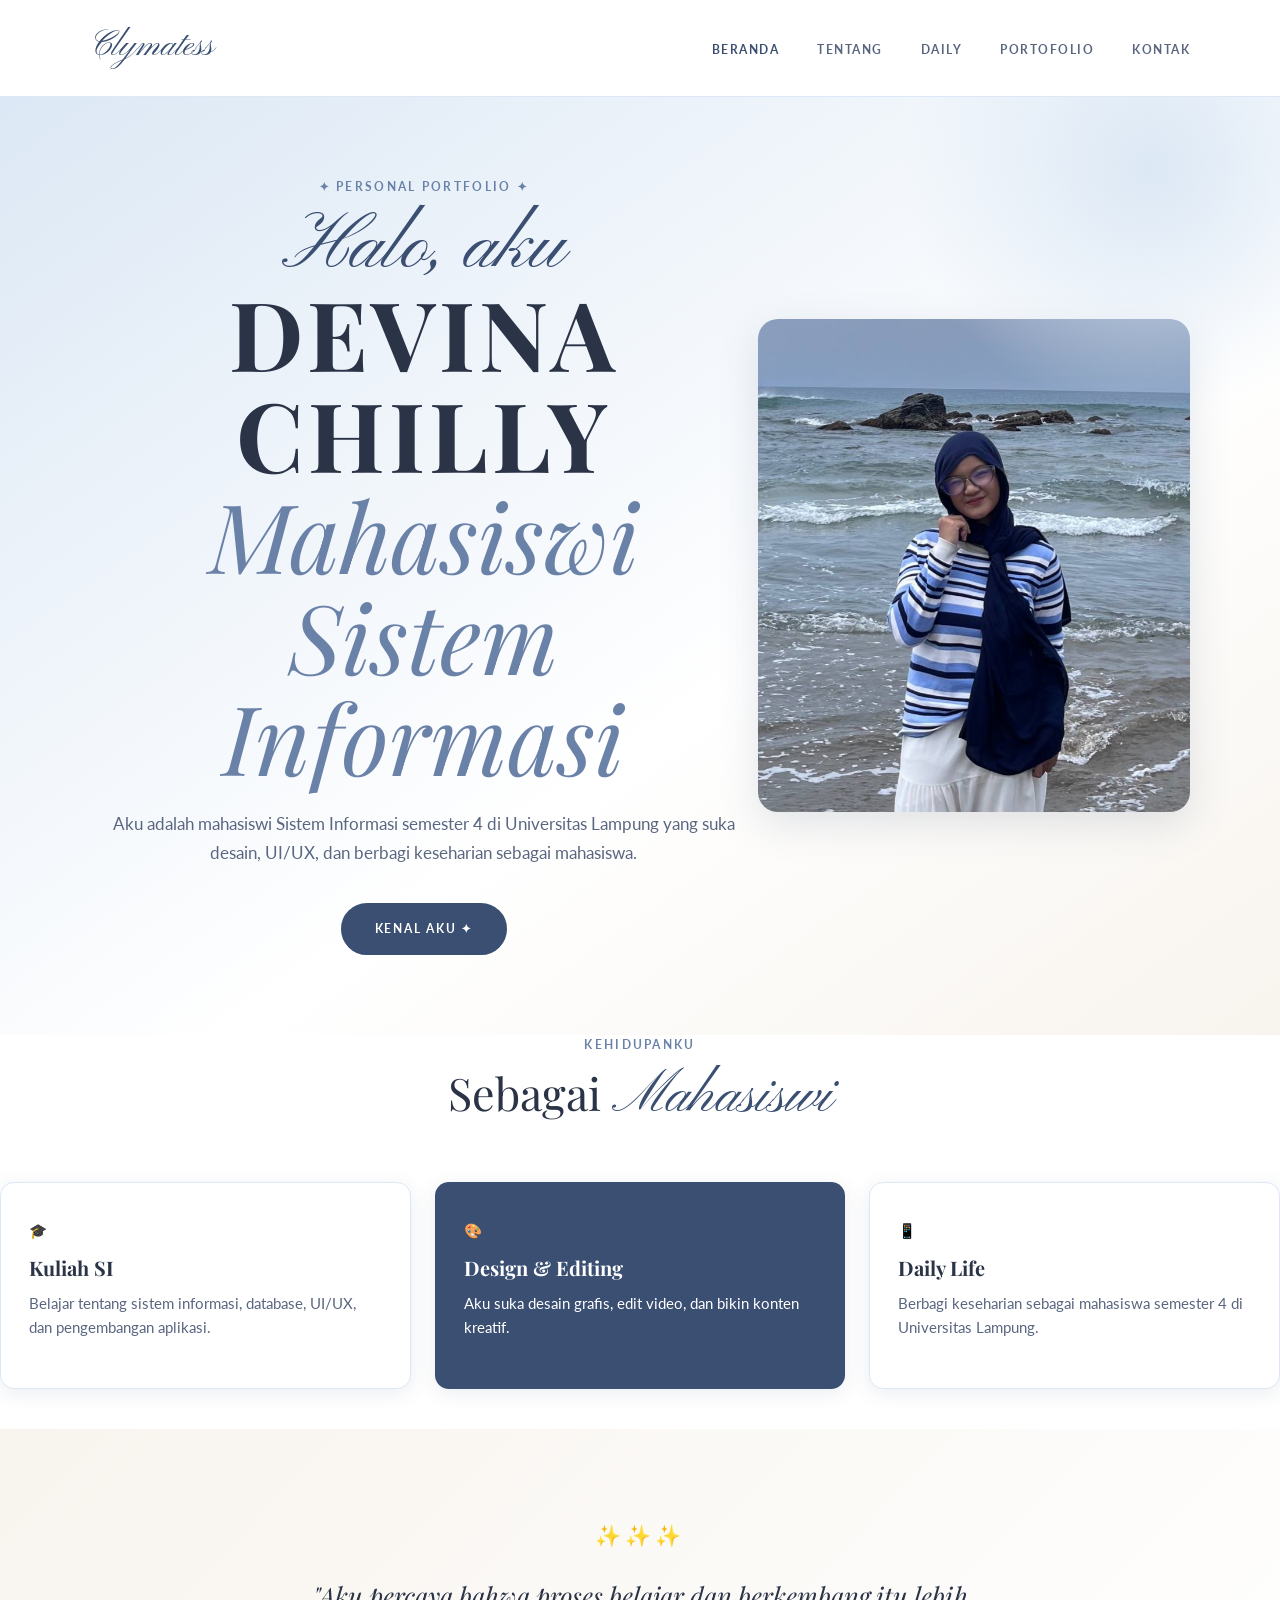
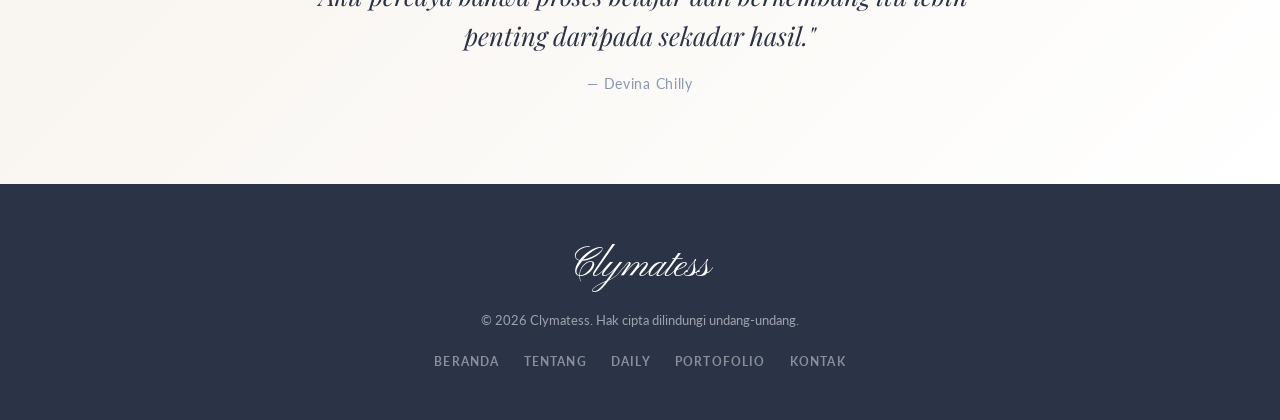
<file: index.html>
<!DOCTYPE html>
<html lang="id">
<head>
  <meta charset="UTF-8" />
  <meta name="viewport" content="width=device-width, initial-scale=1.0"/>
  <title>Beranda - Chilly Portofolio</title>
  <link rel="stylesheet" href="style.css" />
  <link href="https://fonts.googleapis.com/css2?family=Playfair+Display:ital,wght@0,400;0,700;1,400&family=Lato:wght@300;400;700&family=Pinyon+Script&display=swap" rel="stylesheet"/>
</head>
<body>

  <nav class="navbar">
    <div class="nav-logo"><span class="script">Clymatess</span></div>
    <ul class="nav-links">
      <li><a href="index.html" class="active">Beranda</a></li>
      <li><a href="about.html">Tentang</a></li>
      <li><a href="services.html">Daily</a></li>
      <li><a href="portfolio.html">Portofolio</a></li>
      <li><a href="contact.html">Kontak</a></li>
    </ul>
  </nav>

 <section class="hero">
  <div class="hero-inner">
    <p class="eyebrow">✦ Personal Portfolio ✦</p>

    <h1 class="hero-title">
      <span class="script">Halo, aku</span>
      <span class="block-title">DEVINA CHILLY</span>
      <em>Mahasiswi Sistem Informasi</em>
    </h1>

    <p class="hero-sub">
      Aku adalah mahasiswi Sistem Informasi semester 4 di Universitas Lampung 
      yang suka desain, UI/UX, dan berbagi keseharian sebagai mahasiswa.
    </p>

    <a href="about.html" class="btn-main">Kenal Aku ✦</a>
  </div>

  <div class="hero-photo">
    <img src="fotoku2.jpg" alt="Foto Devina">
  </div>
</section>

  <section class="services-home">
  <div class="section-header">
    <p class="eyebrow">Kehidupanku</p>
    <h2 class="section-title">Sebagai <span class="script">Mahasiswi</span></h2>
  </div>

  <div class="services-grid">
    <div class="service-card">
      <p class="service-icon">🎓</p>
      <h3>Kuliah SI</h3>
      <p>Belajar tentang sistem informasi, database, UI/UX, dan pengembangan aplikasi.</p>
    </div>

    <div class="service-card featured">
      <p class="service-icon">🎨</p>
      <h3>Design & Editing</h3>
      <p>Aku suka desain grafis, edit video, dan bikin konten kreatif.</p>
    </div>

    <div class="service-card">
      <p class="service-icon">📱</p>
      <h3>Daily Life</h3>
      <p>Berbagi keseharian sebagai mahasiswa semester 4 di Universitas Lampung.</p>
    </div>
  </div>
</section>

 <section class="testi-home">
  <p class="stars">✨✨✨</p>
  <blockquote>
    "Aku percaya bahwa proses belajar dan berkembang itu lebih penting daripada sekadar hasil."
  </blockquote>
  <p class="testi-author">— Devina Chilly</p>
</section>

  <footer class="footer">
    <div class="footer-logo"><span class="script">Clymatess</span></div>
    <p class="footer-copy">© 2026 Clymatess. Hak cipta dilindungi undang-undang.</p>
    <div class="footer-links">
      <a href="index.html">Beranda</a>
      <a href="about.html">Tentang</a>
      <a href="services.html">Daily</a>
      <a href="portfolio.html">Portofolio</a>
      <a href="contact.html">Kontak</a>
    </div>
  </footer>

</body>
</html>
</file>
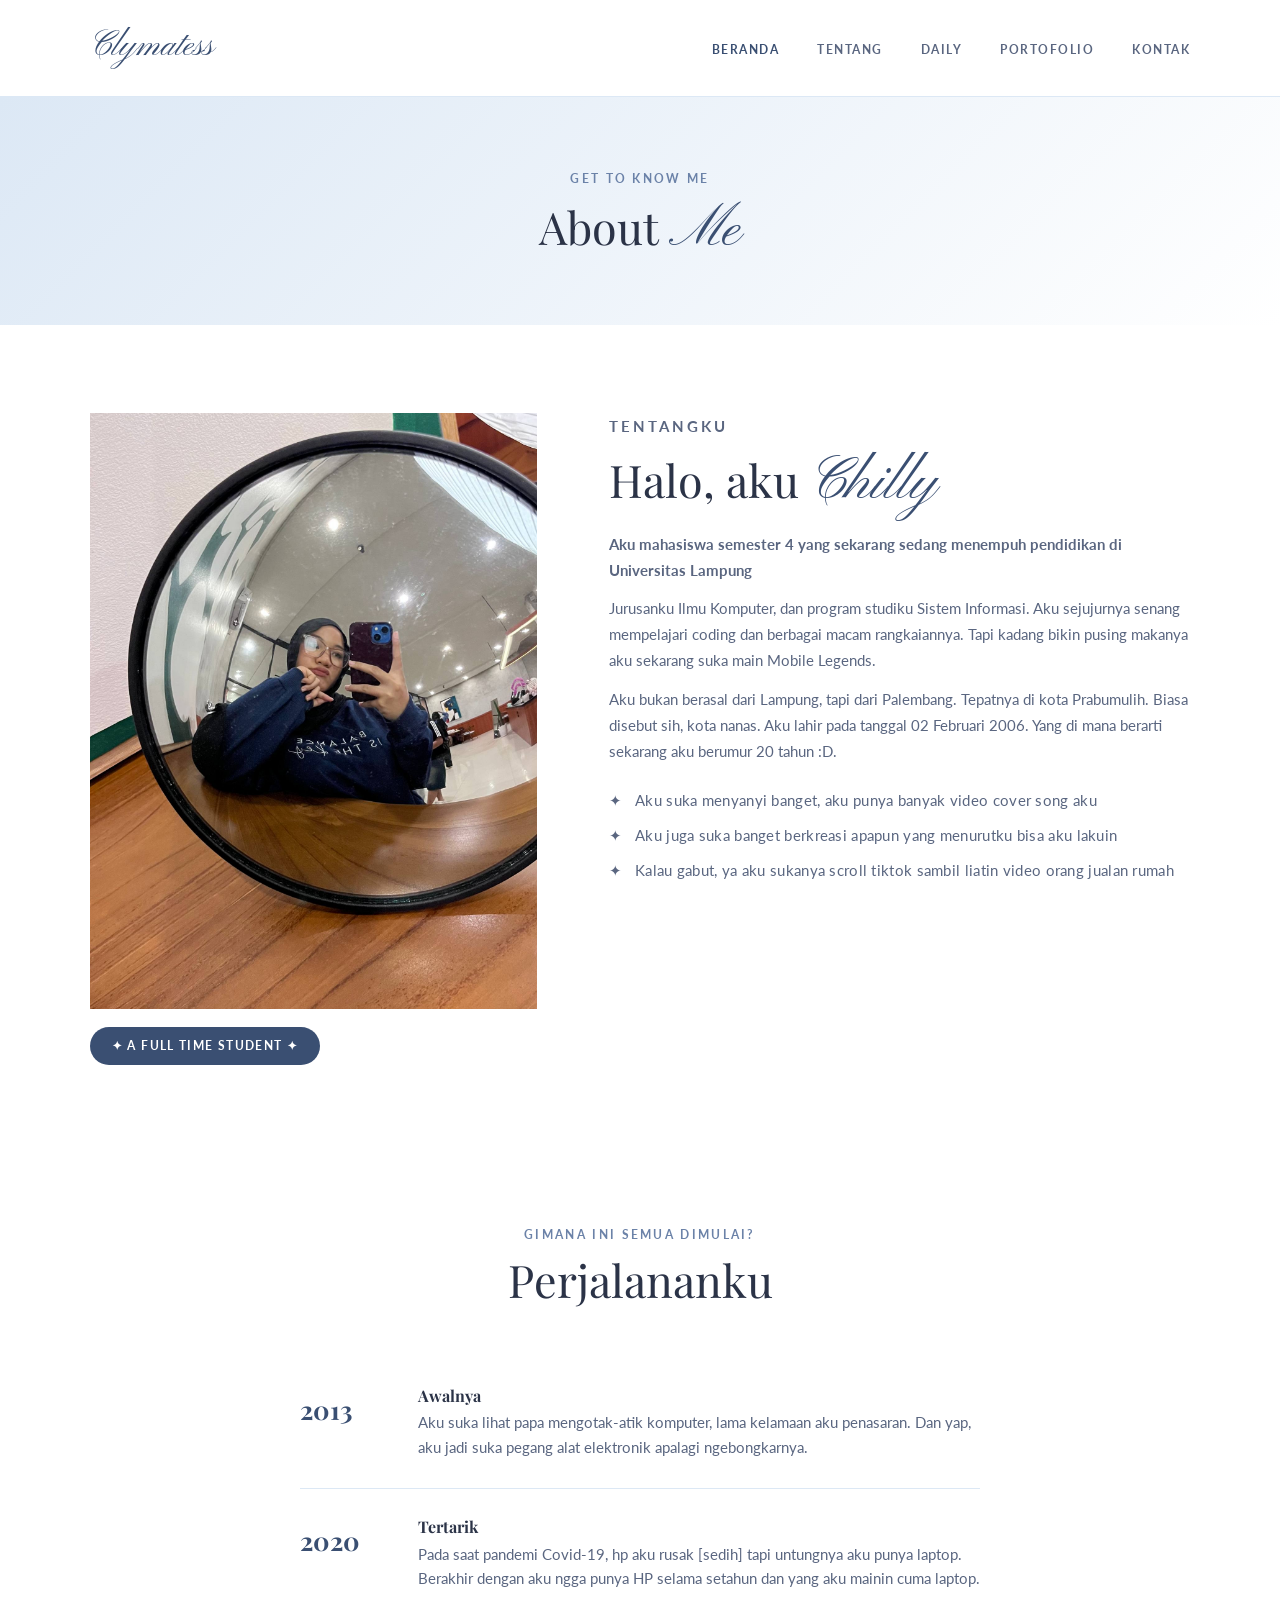
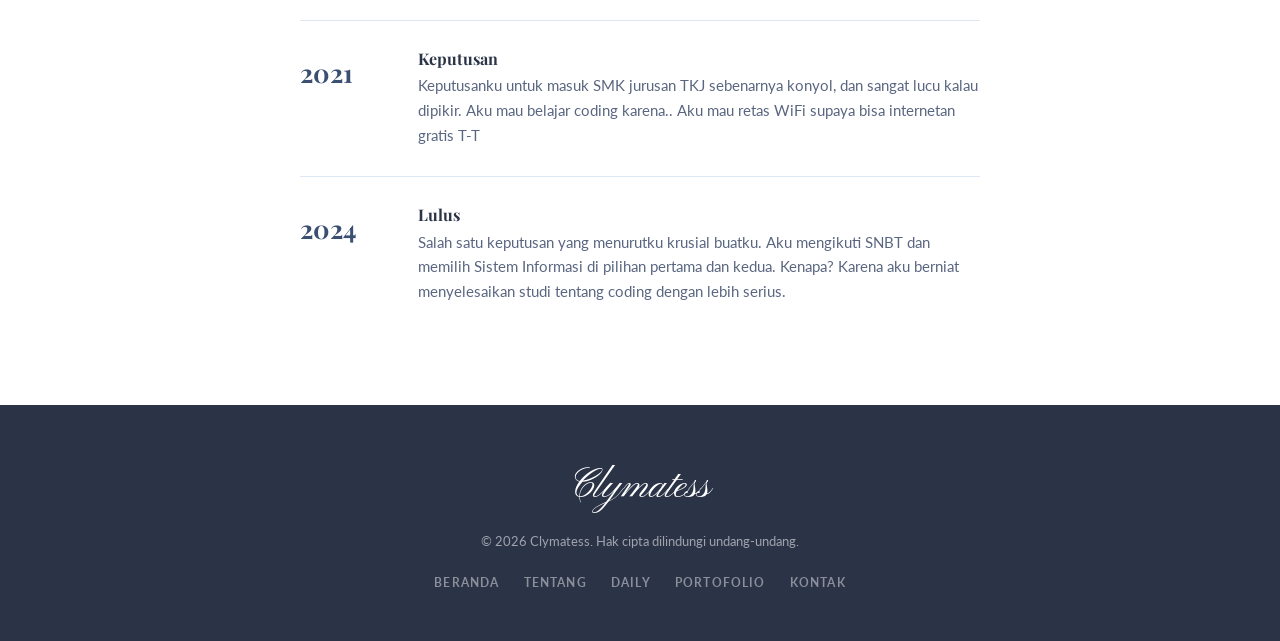
<file: about.html>
<!DOCTYPE html>
<html lang="id">
<head>
  <meta charset="UTF-8" />
  <meta name="viewport" content="width=device-width, initial-scale=1.0"/>
  <title>About - Chilly Portfolio</title>
  <link rel="stylesheet" href="style.css" />
  <link href="https://fonts.googleapis.com/css2?family=Playfair+Display:ital,wght@0,400;0,700;1,400&family=Lato:wght@300;400;700&family=Pinyon+Script&display=swap" rel="stylesheet"/>
</head>
<body>

  <nav class="navbar">
    <div class="nav-logo"><span class="script">Clymatess</span></div>
    <ul class="nav-links">
      <li><a href="index.html" class="active">Beranda</a></li>
      <li><a href="about.html">Tentang</a></li>
      <li><a href="services.html">Daily</a></li>
      <li><a href="portfolio.html">Portofolio</a></li>
      <li><a href="contact.html">Kontak</a></li>
    </ul>
  </nav>

  <section class="page-hero">
    <p class="eyebrow">Get to know me</p>
    <h1 class="section-title">About <span class="script">Me</span></h1>
  </section>

  <section class="about-main">
    <div class="about-photo">
      <div class="img-block tall">
        <img src="fotoku1.jpg"alt="Foto Chilly" style="width: 100%; height: 100%; object-fit: cover;">
      </div>
      <div class="about-badge">✦ A full time student ✦</div>
    </div>
    <div class="about-content">
      <p class="eyebrow">Tentangku</p>
      <h2 class="section-title">Halo, aku <span class="script">Chilly</span></h2>
      <p class="lead">Aku mahasiswa semester 4 yang sekarang sedang menempuh pendidikan di Universitas Lampung</p>
      <p>Jurusanku Ilmu Komputer, dan program studiku Sistem Informasi. Aku sejujurnya senang mempelajari coding dan berbagai macam rangkaiannya. Tapi kadang bikin pusing makanya aku sekarang suka main Mobile Legends.</p>
      <p>Aku bukan berasal dari Lampung, tapi dari Palembang. Tepatnya di kota Prabumulih. Biasa disebut sih, kota nanas. Aku lahir pada tanggal 02 Februari 2006. Yang di mana berarti sekarang aku berumur 20 tahun :D.</p>

      <div class="values-list">
        <div class="value-item">✦ &nbsp; Aku suka menyanyi banget, aku punya banyak video cover song aku</div>
        <div class="value-item">✦ &nbsp; Aku juga suka banget berkreasi apapun yang menurutku bisa aku lakuin</div>
        <div class="value-item">✦ &nbsp; Kalau gabut, ya aku sukanya scroll tiktok sambil liatin video orang jualan rumah</div>
      </div>
      </div>
</section>

  <section class="journey-section">
    <div class="section-header">
      <p class="eyebrow">Gimana ini semua dimulai?</p>
      <h2 class="section-title">Perjalananku</span></h2>
    </div>
    <div class="timeline">
      <div class="timeline-item">
        <div class="timeline-year">2013</div>
        <div class="timeline-content">
          <h3>Awalnya</h3>
          <p>Aku suka lihat papa mengotak-atik komputer, lama kelamaan aku penasaran. Dan yap, aku jadi suka pegang alat elektronik apalagi ngebongkarnya.</p>
        </div>
      </div>
      <div class="timeline-item">
        <div class="timeline-year">2020</div>
        <div class="timeline-content">
          <h3>Tertarik</h3>
          <p>Pada saat pandemi Covid-19, hp aku rusak [sedih] tapi untungnya aku punya laptop. Berakhir dengan aku ngga punya HP selama setahun dan yang aku mainin cuma laptop.</p>
        </div>
      </div>
      <div class="timeline-item">
        <div class="timeline-year">2021</div>
        <div class="timeline-content">
          <h3>Keputusan</h3>
          <p>Keputusanku untuk masuk SMK jurusan TKJ sebenarnya konyol, dan sangat lucu kalau dipikir. Aku mau belajar coding karena.. Aku mau retas WiFi supaya bisa internetan gratis T-T</p>
        </div>
      </div>
      <div class="timeline-item">
        <div class="timeline-year">2024</div>
        <div class="timeline-content">
          <h3>Lulus</h3>
          <p>Salah satu keputusan yang menurutku krusial buatku. Aku mengikuti SNBT dan memilih Sistem Informasi di pilihan pertama dan kedua. Kenapa? Karena aku berniat menyelesaikan studi tentang coding dengan lebih serius.</p>
        </div>
      </div>
    </div>
  </section>

  <footer class="footer">
    <div class="footer-logo"><span class="script">Clymatess</span></div>
    <p class="footer-copy">© 2026 Clymatess. Hak cipta dilindungi undang-undang.</p>
    <div class="footer-links">
      <a href="index.html">Beranda</a>
      <a href="about.html">Tentang</a>
      <a href="services.html">Daily</a>
      <a href="portfolio.html">Portofolio</a>
      <a href="contact.html">Kontak</a>
    </div>
  </footer>

</body>
</html>
</file>
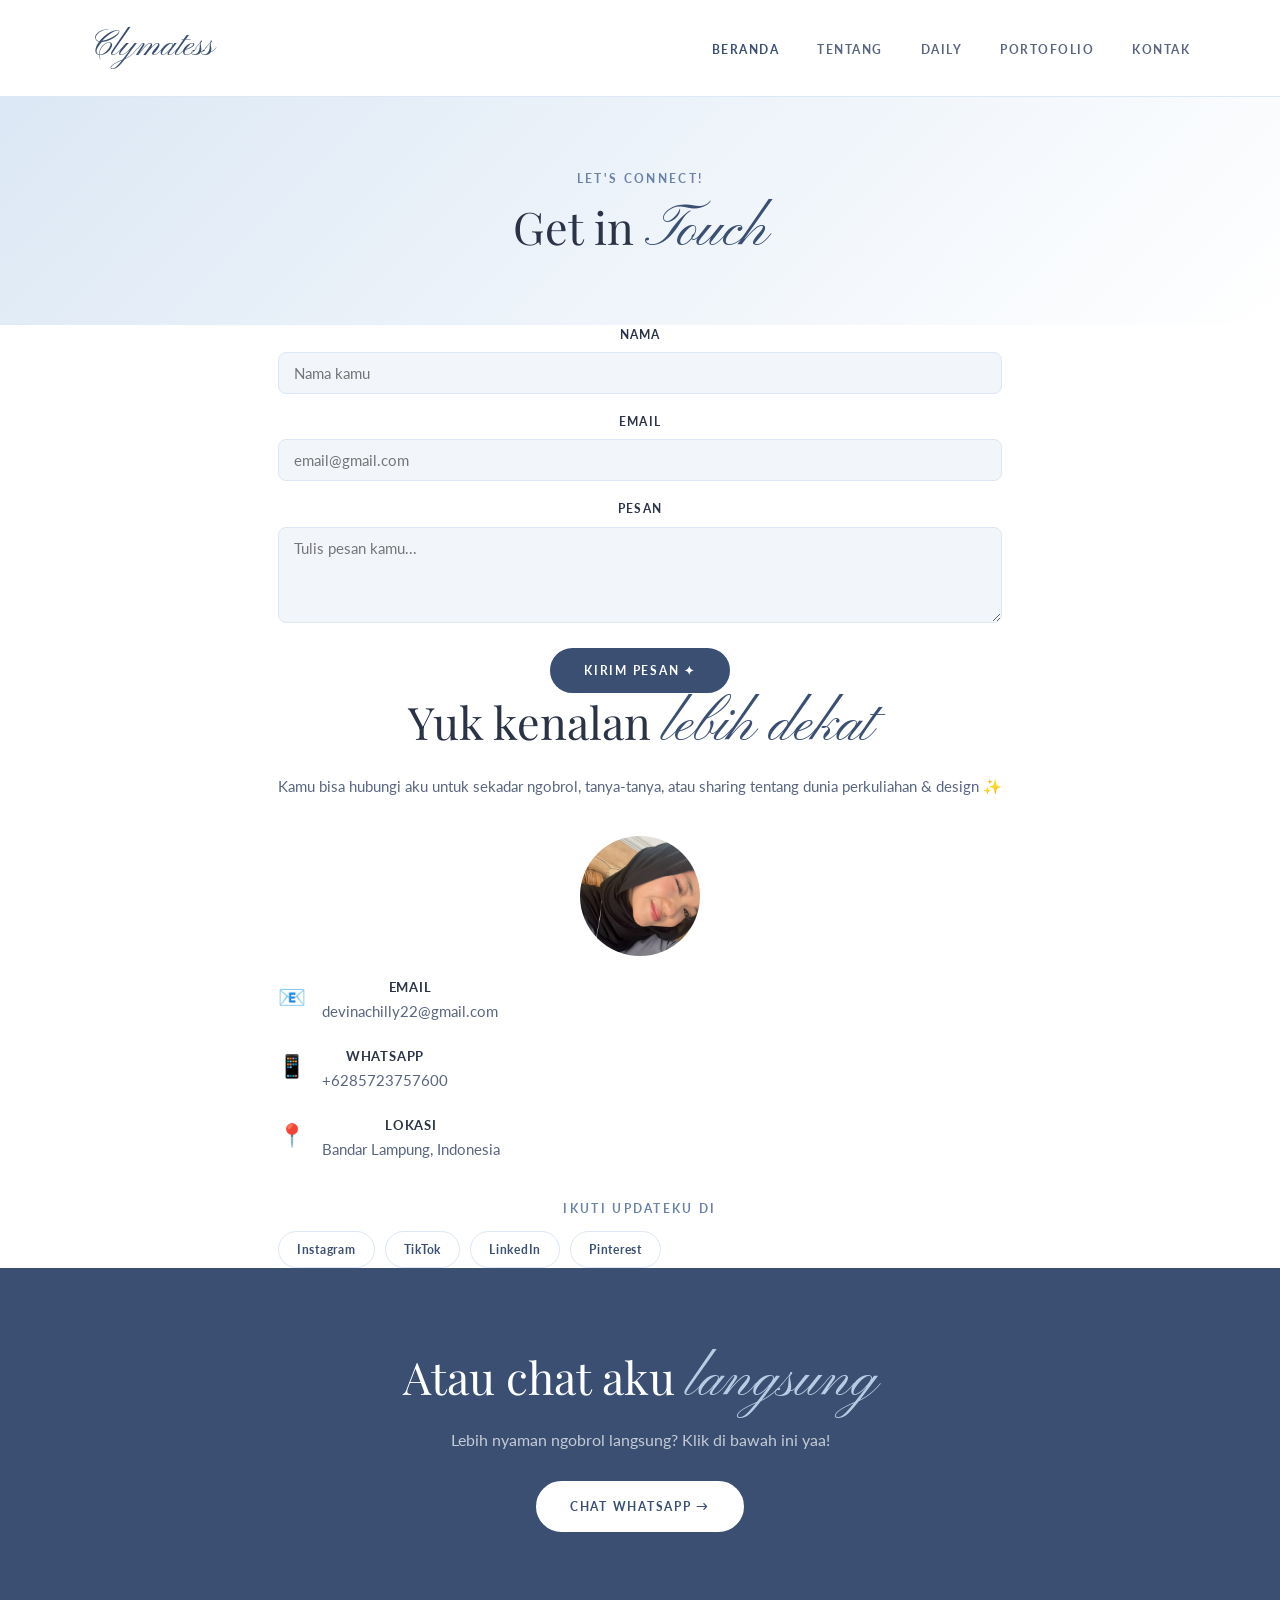
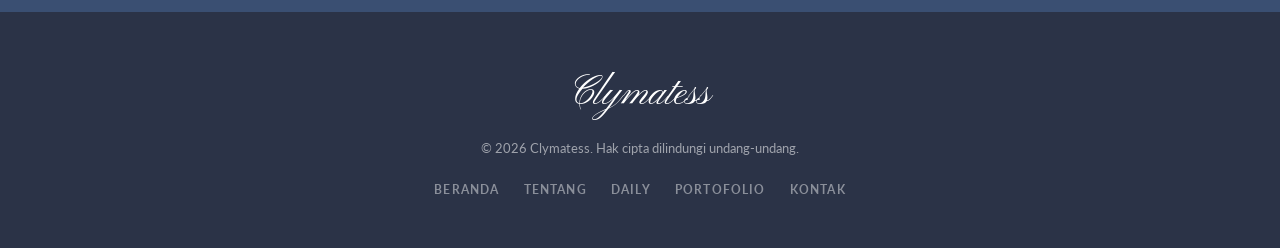
<file: contact.html>
<!DOCTYPE html>
<html lang="id">
<head>
  <meta charset="UTF-8" />
  <meta name="viewport" content="width=device-width, initial-scale=1.0"/>
  <title>Contact — Clymatess Portfolio</title>
  <link rel="stylesheet" href="style.css" />
  <link href="https://fonts.googleapis.com/css2?family=Playfair+Display:ital,wght@0,400;0,700;1,400&family=Lato:wght@300;400;700&family=Pinyon+Script&display=swap" rel="stylesheet"/>
</head>
<body>

  <nav class="navbar">
    <div class="nav-logo"><span class="script">Clymatess</span></div>
    <ul class="nav-links">
      <li><a href="index.html" class="active">Beranda</a></li>
      <li><a href="about.html">Tentang</a></li>
      <li><a href="services.html">Daily</a></li>
      <li><a href="portfolio.html">Portofolio</a></li>
      <li><a href="contact.html">Kontak</a></li>
    </ul>
  </nav>

  <section class="page-hero">
    <p class="eyebrow">Let's Connect!</p>
    <h1 class="section-title">Get in <span class="script">Touch</span></h1>
  </section>

  <section class="contact-section">

    <div class="contact-info">
      <div class="contact-form">
  <form>
    <div class="form-group">
      <label>Nama</label>
      <input type="text" placeholder="Nama kamu">
    </div>

    <div class="form-group">
      <label>Email</label>
      <input type="email" placeholder="email@gmail.com">
    </div>

    <div class="form-group">
      <label>Pesan</label>
      <textarea rows="4" placeholder="Tulis pesan kamu..."></textarea>
    </div>

    <button class="btn-main">Kirim Pesan ✦</button>
  </form>
</div>
      <h2 class="section-title">Yuk kenalan <span class="script">lebih dekat</span></h2>
<p>Kamu bisa hubungi aku untuk sekadar ngobrol, tanya-tanya, atau sharing tentang dunia perkuliahan & design ✨</p>
<div class="contact-photo">
  <img src="fotoku3.jpg" alt="Foto Devina">
</div>
      <div class="contact-details">
        <div class="cd-item">
          <span class="cd-icon">📧</span>
          <div>
            <strong>Email</strong>
            <p>devinachilly22@gmail.com</p>
          </div>
        </div>
        <div class="cd-item">
          <span class="cd-icon">📱</span>
          <div>
            <strong>WhatsApp</strong>
            <p>+6285723757600</p>
          </div>
        </div>
        <div class="cd-item">
          <span class="cd-icon">📍</span>
          <div>
            <strong>Lokasi</strong>
            <p>Bandar Lampung, Indonesia</p>
          </div>
        </div>
      </div>

      <div class="social-row">
        <p class="eyebrow">Ikuti updateku di</p>
        <div class="socials">
          <a href="#">Instagram</a>
          <a href="#">TikTok</a>
          <a href="#">LinkedIn</a>
          <a href="#">Pinterest</a>
        </div>
      </div>
    </div>
    </section>


  <section class="cta-band">
    <h2 class="section-title">Atau chat aku <span class="script">langsung</span></h2>
<p>Lebih nyaman ngobrol langsung? Klik di bawah ini yaa!</p>
<a href="https://wa.me/6285723757600" class="btn-main light">Chat WhatsApp →</a>
  </section>

  <footer class="footer">
    <div class="footer-logo"><span class="script">Clymatess</span></div>
    <p class="footer-copy">© 2026 Clymatess. Hak cipta dilindungi undang-undang.</p>
    <div class="footer-links">
      <a href="index.html">Beranda</a>
      <a href="about.html">Tentang</a>
      <a href="services.html">Daily</a>
      <a href="portfolio.html">Portofolio</a>
      <a href="contact.html">Kontak</a>
    </div>
  </footer>

</body>
</html>
</file>
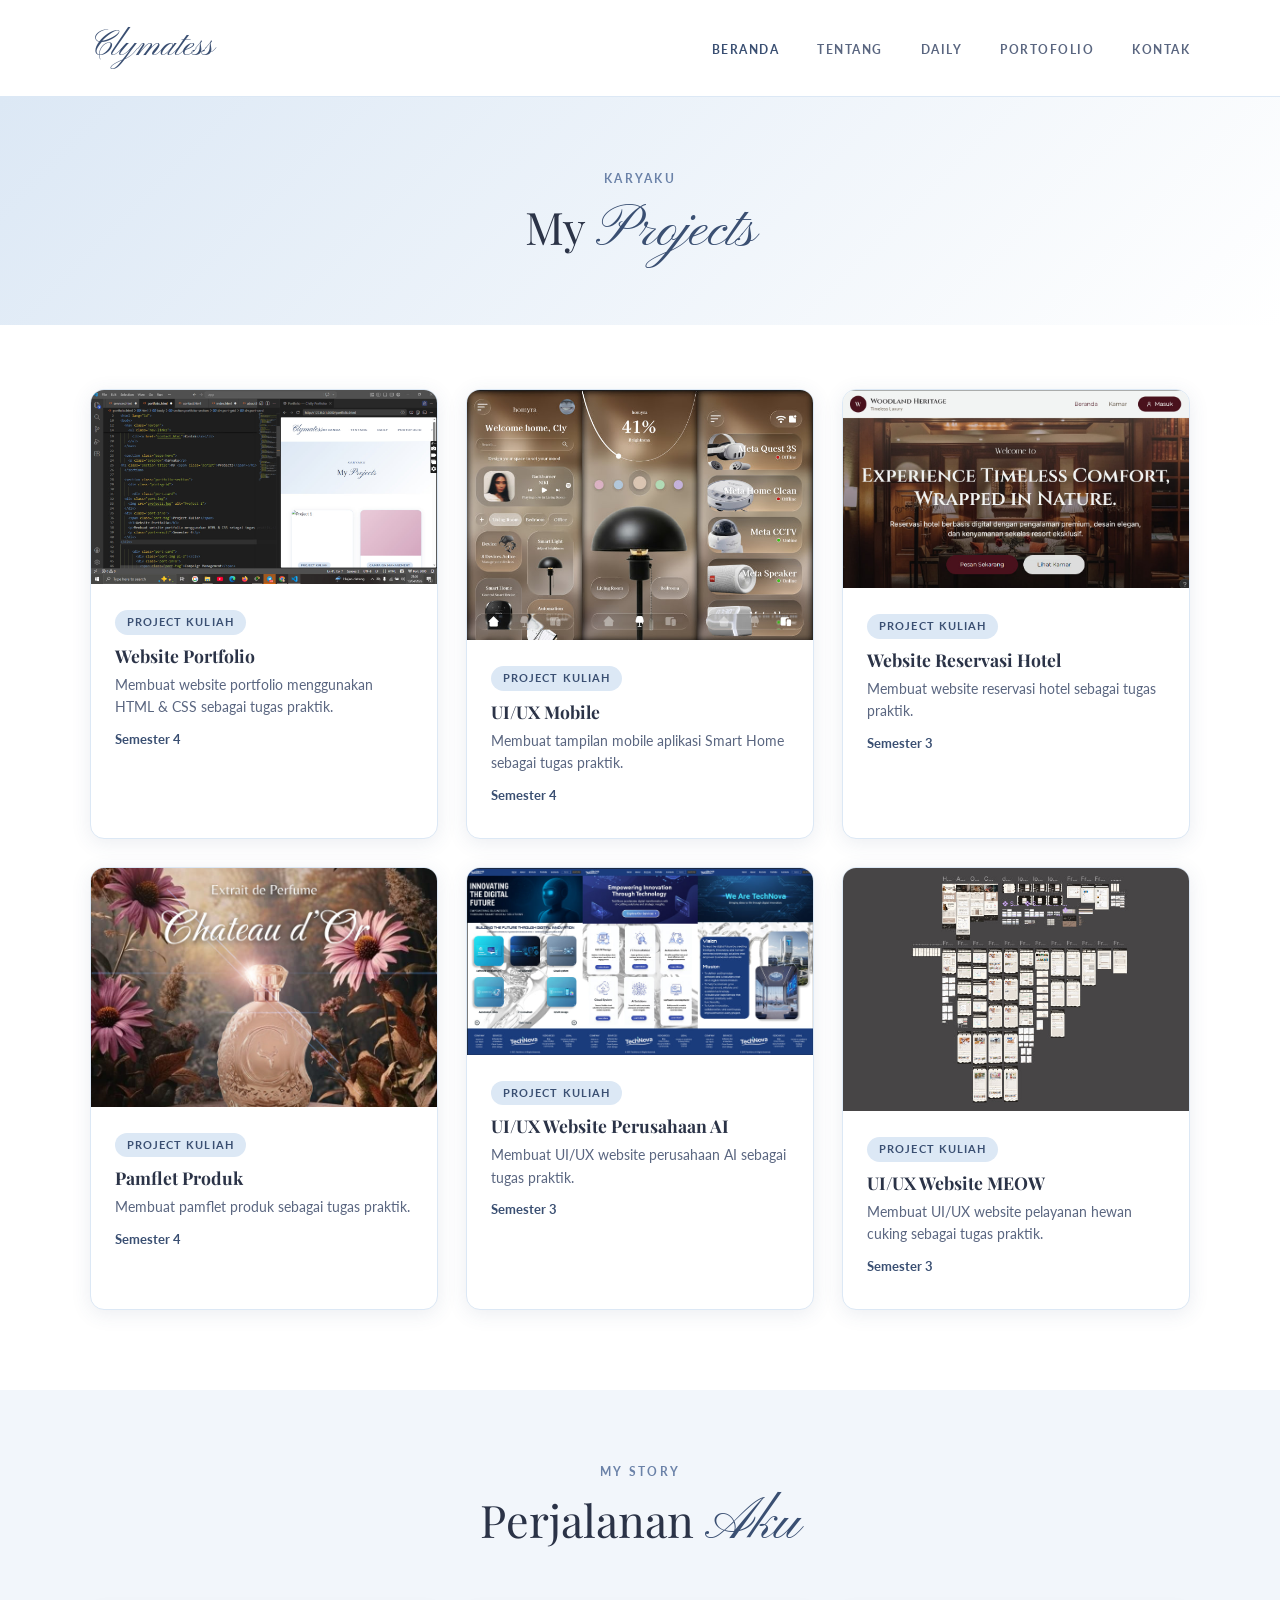
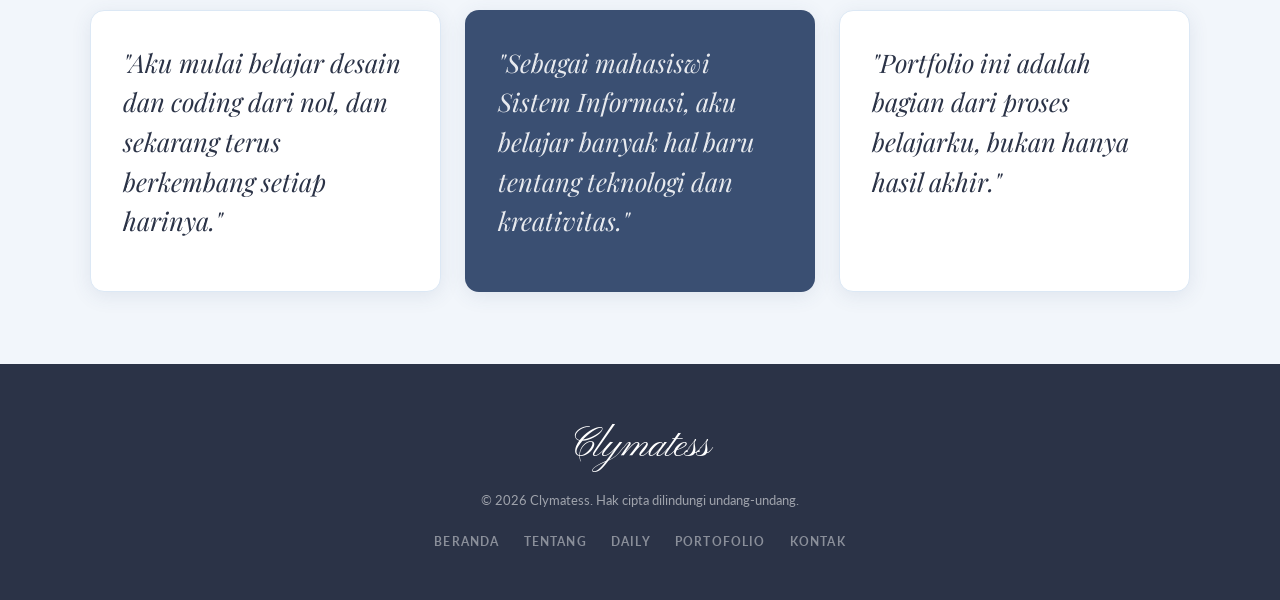
<file: portfolio.html>
<!DOCTYPE html>
<html lang="id">
<head>
  <meta charset="UTF-8" />
  <meta name="viewport" content="width=device-width, initial-scale=1.0"/>
  <title>Portfolio — Chilly Portfolio</title>
  <link rel="stylesheet" href="style.css" />
  <link href="https://fonts.googleapis.com/css2?family=Playfair+Display:ital,wght@0,400;0,700;1,400&family=Lato:wght@300;400;700&family=Pinyon+Script&display=swap" rel="stylesheet"/>
</head>
<body>

  <nav class="navbar">
    <div class="nav-logo"><span class="script">Clymatess</span></div>
    <ul class="nav-links">
      <li><a href="index.html" class="active">Beranda</a></li>
      <li><a href="about.html">Tentang</a></li>
      <li><a href="services.html">Daily</a></li>
      <li><a href="portfolio.html">Portofolio</a></li>
      <li><a href="contact.html">Kontak</a></li>
    </ul>
  </nav>

  <section class="page-hero">
    <p class="eyebrow">Karyaku</p>
<h1 class="section-title">My <span class="script">Projects</span></h1>
  </section>

  <section class="portfolio-section">
    <div class="port-grid">

      <div class="port-card">
  <div class="port-img">
    <img src="project1.jpg" alt="Project 1">
  </div>
  <div class="port-info">
    <span class="port-tag">Project Kuliah</span>
    <h3>Website Portfolio</h3>
    <p>Membuat website portfolio menggunakan HTML & CSS sebagai tugas praktik.</p>
    <p class="port-result">Semester 4</p>
  </div>
</div>

      <div class="port-card">
  <div class="port-img">
    <img src="project2.jpg" alt="Project 1">
  </div>
  <div class="port-info">
    <span class="port-tag">Project Kuliah</span>
    <h3>UI/UX Mobile</h3>
    <p>Membuat tampilan mobile aplikasi Smart Home sebagai tugas praktik.</p>
    <p class="port-result">Semester 4</p>
  </div>
</div>

     <div class="port-card">
  <div class="port-img">
    <img src="project3.jpg" alt="Project 1">
  </div>
  <div class="port-info">
    <span class="port-tag">Project Kuliah</span>
    <h3>Website Reservasi Hotel</h3>
    <p>Membuat website reservasi hotel sebagai tugas praktik.</p>
    <p class="port-result">Semester 3</p>
  </div>
</div>

    <div class="port-card">
  <div class="port-img">
    <img src="project4.jpg" alt="Project 1">
  </div>
  <div class="port-info">
    <span class="port-tag">Project Kuliah</span>
    <h3>Pamflet Produk</h3>
    <p>Membuat pamflet produk sebagai tugas praktik.</p>
    <p class="port-result">Semester 4</p>
  </div>
</div>

          <div class="port-card">
  <div class="port-img">
    <img src="project5.jpg" alt="Project 1">
  </div>
  <div class="port-info">
    <span class="port-tag">Project Kuliah</span>
    <h3>UI/UX Website Perusahaan AI</h3>
    <p>Membuat UI/UX website perusahaan AI sebagai tugas praktik.</p>
    <p class="port-result">Semester 3</p>
  </div>
</div>

    <div class="port-card">
  <div class="port-img">
    <img src="project6.jpg" alt="Project 1">
  </div>
  <div class="port-info">
    <span class="port-tag">Project Kuliah</span>
    <h3>UI/UX Website MEOW</h3>
    <p>Membuat UI/UX website pelayanan hewan cuking sebagai tugas praktik.</p>
    <p class="port-result">Semester 3</p>
  </div>
</div>

    </div>
  </section>

<section class="testi-section">
  <div class="section-header">
    <p class="eyebrow">My Story</p>
    <h2 class="section-title">Perjalanan <span class="script">Aku</span></h2>
  </div>

  <div class="testi-grid">
    <div class="testi-card">
      <p class="testi-quote">
        "Aku mulai belajar desain dan coding dari nol, dan sekarang terus berkembang setiap harinya."
      </p>
    </div>

    <div class="testi-card dark">
      <p class="testi-quote">
        "Sebagai mahasiswi Sistem Informasi, aku belajar banyak hal baru tentang teknologi dan kreativitas."
      </p>
    </div>

    <div class="testi-card">
      <p class="testi-quote">
        "Portfolio ini adalah bagian dari proses belajarku, bukan hanya hasil akhir."
      </p>
    </div>
  </div>
</section>

  <footer class="footer">
    <div class="footer-logo"><span class="script">Clymatess</span></div>
    <p class="footer-copy">© 2026 Clymatess. Hak cipta dilindungi undang-undang.</p>
    <div class="footer-links">
      <a href="index.html">Beranda</a>
      <a href="about.html">Tentang</a>
      <a href="services.html">Daily</a>
      <a href="portfolio.html">Portofolio</a>
      <a href="contact.html">Kontak</a>
    </div>
  </footer>

</body>
</html>
</file>
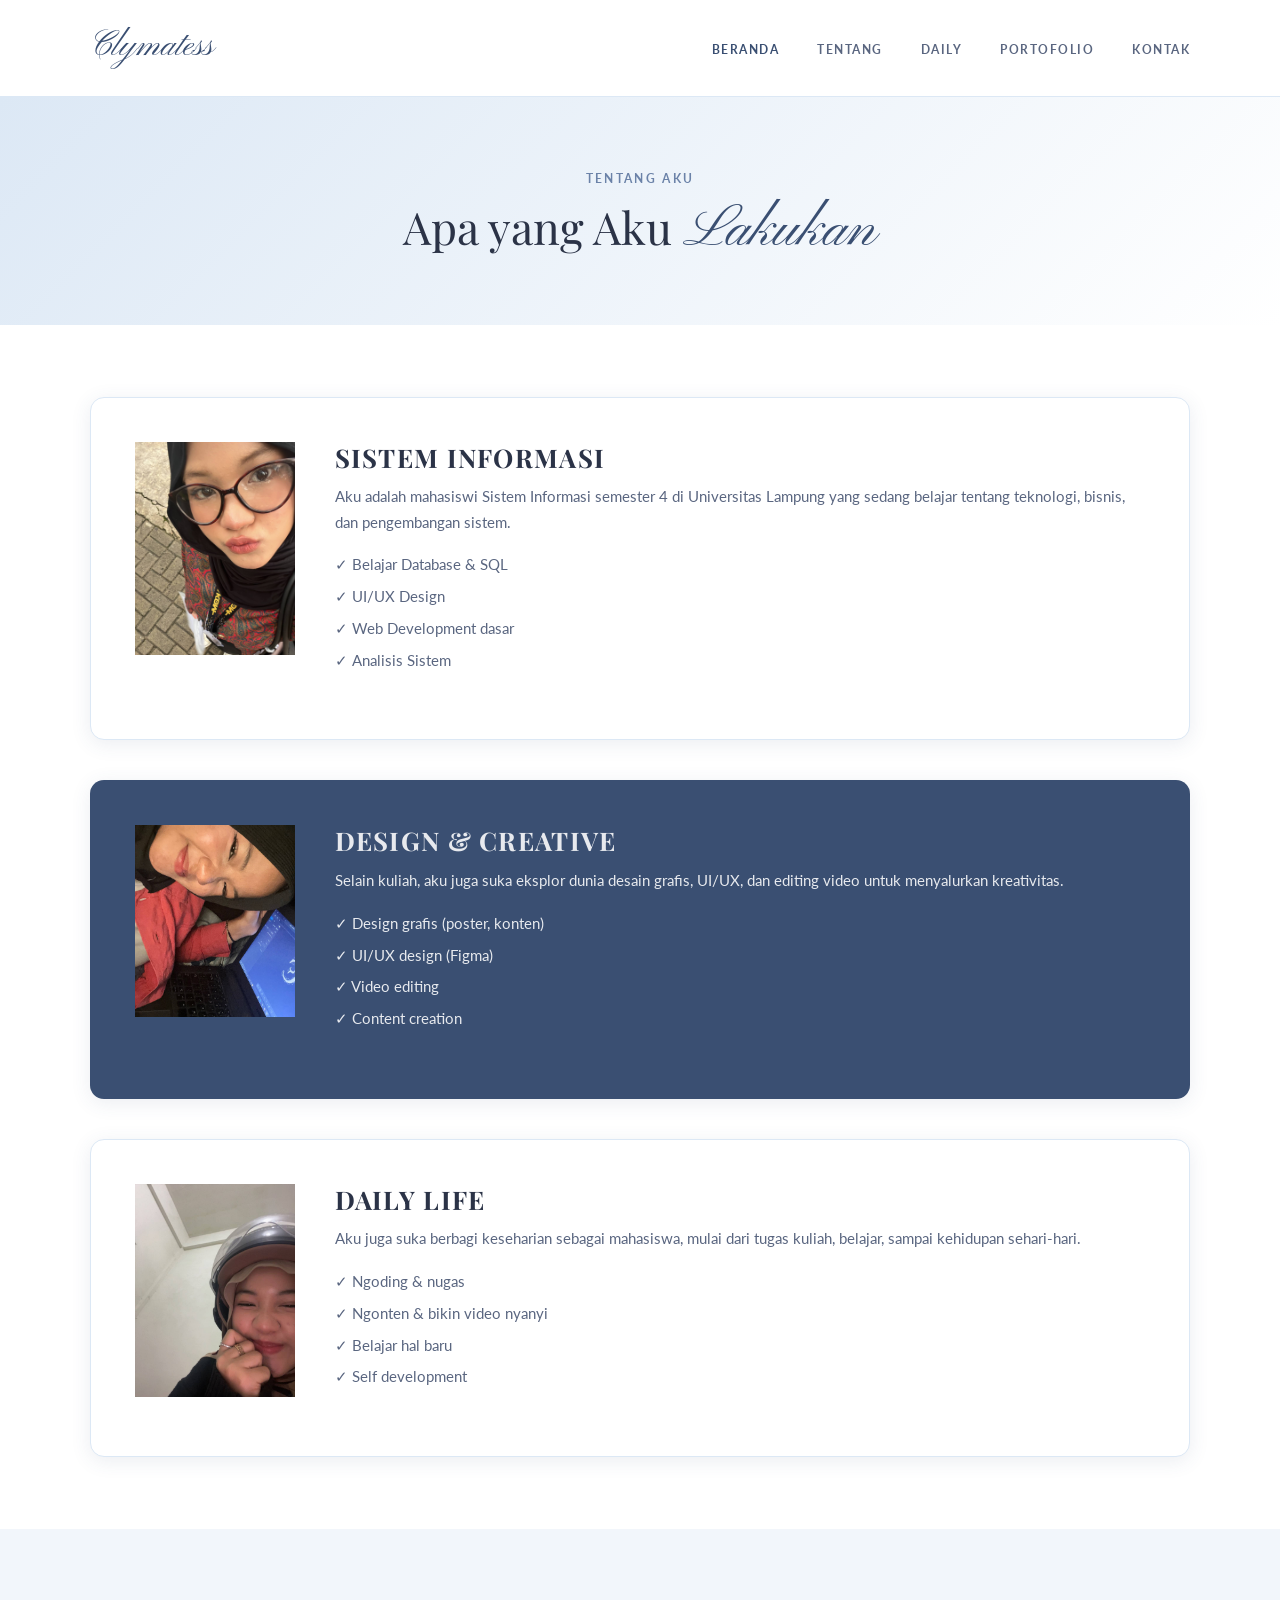
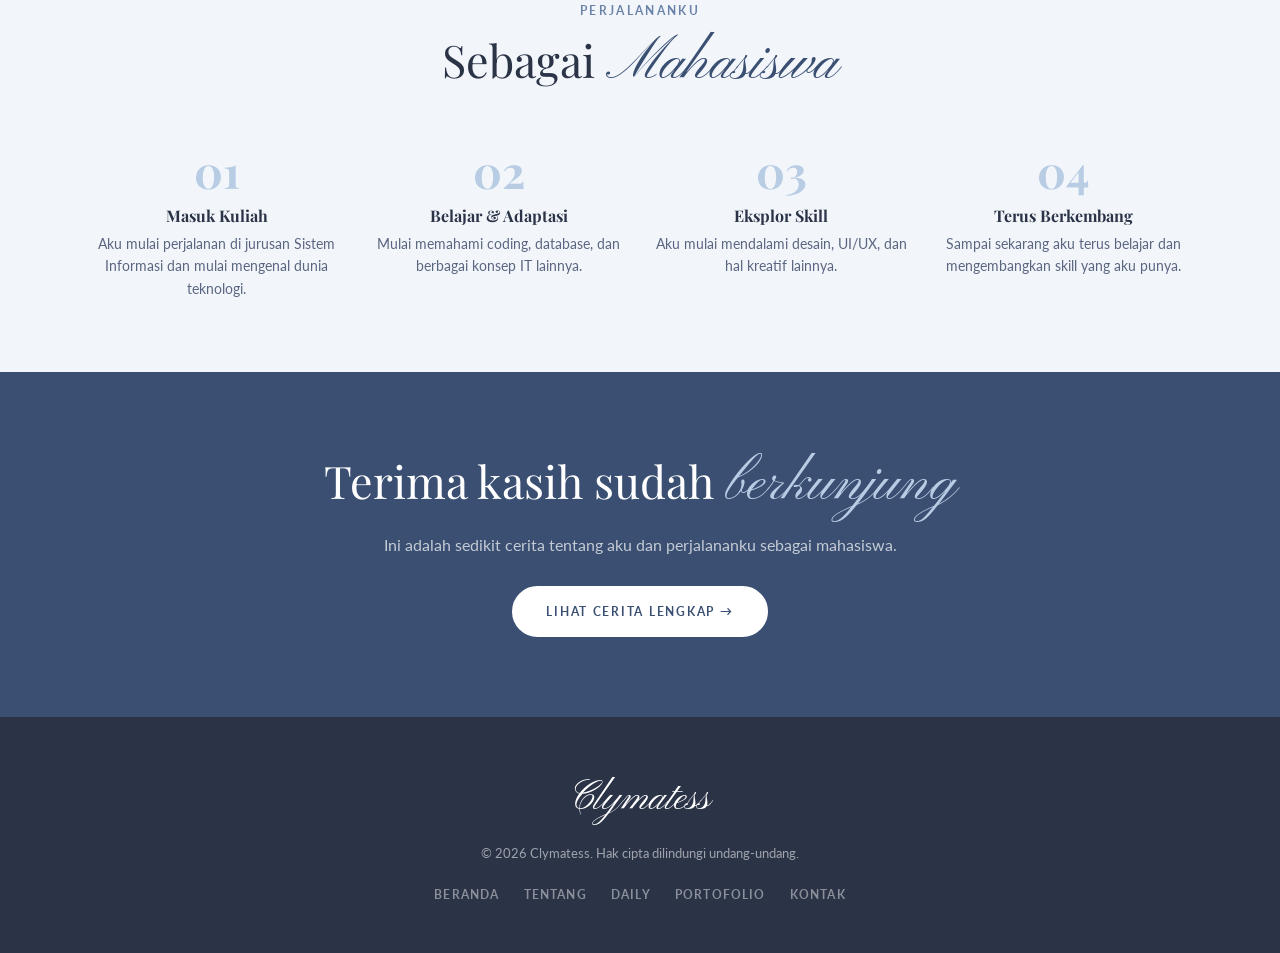
<file: services.html>
<!DOCTYPE html>
<html lang="id">
<head>
  <meta charset="UTF-8" />
  <meta name="viewport" content="width=device-width, initial-scale=1.0"/>
  <title>Daily - Chilly Portfolio</title>
  <link rel="stylesheet" href="style.css" />
  <link href="https://fonts.googleapis.com/css2?family=Playfair+Display:ital,wght@0,400;0,700;1,400&family=Lato:wght@300;400;700&family=Pinyon+Script&display=swap" rel="stylesheet"/>
</head>
<body>

  <nav class="navbar">
    <div class="nav-logo"><span class="script">Clymatess</span></div>
    <ul class="nav-links">
      <li><a href="index.html" class="active">Beranda</a></li>
      <li><a href="about.html">Tentang</a></li>
      <li><a href="services.html">Daily</a></li>
      <li><a href="portfolio.html">Portofolio</a></li>
      <li><a href="contact.html">Kontak</a></li>
    </ul>
  </nav>

  <section class="page-hero">
    <p class="eyebrow">Tentang Aku</p>
<h1 class="section-title">Apa yang Aku <span class="script">Lakukan</span></h1>
  </section>

  <section class="services-detail">

    <div class="svc-card">
  <div class="svc-left">
    <div class="svc-photo">
  <img src="sistem.jpg" alt="Foto Devina">
</div>

  </div>
  <div class="svc-right">
    <h2>SISTEM INFORMASI</h2>
    <p class="svc-desc">
      Aku adalah mahasiswi Sistem Informasi semester 4 di Universitas Lampung yang sedang belajar tentang teknologi, bisnis, dan pengembangan sistem.
    </p>
    <ul class="svc-list">
      <li>✓ Belajar Database & SQL</li>
      <li>✓ UI/UX Design</li>
      <li>✓ Web Development dasar</li>
      <li>✓ Analisis Sistem</li>
    </ul>
  </div>
</div>

    <div class="svc-card dark">
  <div class="svc-left">
    <div class="svc-photo">
  <img src="design.jpg" alt="Foto Devina">
</div>
  </div>
  <div class="svc-right">
    <h2>DESIGN & CREATIVE</h2>
    <p class="svc-desc">
      Selain kuliah, aku juga suka eksplor dunia desain grafis, UI/UX, dan editing video untuk menyalurkan kreativitas.
    </p>
    <ul class="svc-list">
      <li>✓ Design grafis (poster, konten)</li>
      <li>✓ UI/UX design (Figma)</li>
      <li>✓ Video editing</li>
      <li>✓ Content creation</li>
    </ul>
  </div>
</div>

    <div class="svc-card">
  <div class="svc-left">
    <div class="svc-photo">
  <img src="dailylife.jpg" alt="Foto Devina">
</div>
  </div>
  <div class="svc-right">
    <h2>DAILY LIFE</h2>
    <p class="svc-desc">
      Aku juga suka berbagi keseharian sebagai mahasiswa, mulai dari tugas kuliah, belajar, sampai kehidupan sehari-hari.
    </p>
    <ul class="svc-list">
      <li>✓ Ngoding & nugas</li>
      <li>✓ Ngonten & bikin video nyanyi</li>
      <li>✓ Belajar hal baru</li>
      <li>✓ Self development</li>
    </ul>
  </div>
</div>

  </section>

  <section class="process-section">
    <div class="section-header">
      <p class="eyebrow">Perjalananku</p>
<h2 class="section-title">Sebagai <span class="script">Mahasiswa</span></h2>
    </div>
   <div class="process-grid">
  <div class="process-step">
    <div class="step-num">01</div>
    <h3>Masuk Kuliah</h3>
    <p>Aku mulai perjalanan di jurusan Sistem Informasi dan mulai mengenal dunia teknologi.</p>
  </div>

  <div class="process-step">
    <div class="step-num">02</div>
    <h3>Belajar & Adaptasi</h3>
    <p>Mulai memahami coding, database, dan berbagai konsep IT lainnya.</p>
  </div>

  <div class="process-step">
    <div class="step-num">03</div>
    <h3>Eksplor Skill</h3>
    <p>Aku mulai mendalami desain, UI/UX, dan hal kreatif lainnya.</p>
  </div>

  <div class="process-step">
    <div class="step-num">04</div>
    <h3>Terus Berkembang</h3>
    <p>Sampai sekarang aku terus belajar dan mengembangkan skill yang aku punya.</p>
  </div>
</div>
  </section>

  <section class="cta-band">
    <h2 class="section-title">Terima kasih sudah <span class="script">berkunjung</span></h2>
<p>Ini adalah sedikit cerita tentang aku dan perjalananku sebagai mahasiswa.</p>
<a href="about.html" class="btn-main light">Lihat Cerita Lengkap →</a>
  </section>

  <footer class="footer">
    <div class="footer-logo"><span class="script">Clymatess</span></div>
    <p class="footer-copy">© 2026 Clymatess. Hak cipta dilindungi undang-undang.</p>
    <div class="footer-links">
      <a href="index.html">Beranda</a>
      <a href="about.html">Tentang</a>
      <a href="services.html">Daily</a>
      <a href="portfolio.html">Portofolio</a>
      <a href="contact.html">Kontak</a>
    </div>
  </footer>

</body>
</html>
</file>
<file: style.css>
:root {
  --navy:       #3a4f72;
  --blue-mid:   #6b82a8;
  --blue-light: #b8cce4;
  --blue-pale:  #dce8f5;
  --bg:         #f2f6fb;
  --white:      #ffffff;
  --cream:      #f8f4ee;
  --text:       #2b3347;
  --text-mid:   #5a6680;
  --text-soft:  #8a96b0;
  --gold:       #c9a96e;
  --shadow:     0 4px 20px rgba(58, 79, 114, 0.10);
  --shadow-lg:  0 12px 40px rgba(58, 79, 114, 0.15);
  --radius:     14px;
}

*, *::before, *::after {
  margin: 0;
  padding: 0;
  box-sizing: border-box;
}

html { scroll-behavior: smooth; }

body {
  font-family: 'Lato', sans-serif;
  font-weight: 400;
  background: var(--white);
  color: var(--text);
  line-height: 1.7;
  overflow-x: hidden;
}

a { text-decoration: none; color: inherit; }
ul { list-style: none; }
img { display: block; max-width: 100%; }

.script {
  font-family: 'Pinyon Script', cursive;
  font-weight: 400;
}

h1, h2, h3 {
  font-family: 'Playfair Display', serif;
  line-height: 1.2;
}

.eyebrow {
  font-family: 'Lato', sans-serif;
  font-size: 0.72rem;
  font-weight: 700;
  letter-spacing: 0.20em;
  text-transform: uppercase;
  color: var(--blue-mid);
  margin-bottom: 10px;
}

.section-title {
  font-family: 'Playfair Display', serif;
  font-size: clamp(1.9rem, 4vw, 2.8rem);
  font-weight: 400;
  color: var(--text);
  line-height: 1.15;
}

.section-title .script {
  font-size: clamp(2.4rem, 5vw, 3.6rem);
  color: var(--navy);
}

.section-header {
  text-align: center;
  margin-bottom: 52px;
}

.btn-main {
  display: inline-block;
  padding: 13px 32px;
  background: var(--navy);
  color: var(--white);
  border-radius: 40px;
  font-family: 'Lato', sans-serif;
  font-size: 0.78rem;
  font-weight: 700;
  letter-spacing: 0.14em;
  text-transform: uppercase;
  border: 2px solid var(--navy);
  transition: background 0.2s, color 0.2s;
  cursor: pointer;
}

.btn-main.light {
  background: var(--white);
  color: var(--navy);
  border-color: var(--white);
}

.navbar {
  position: sticky;
  top: 0;
  z-index: 100;
  display: flex;
  align-items: center;
  justify-content: space-between;
  padding: 18px 7vw;
  background: rgba(255, 255, 255, 0.95);
  backdrop-filter: blur(10px);
  border-bottom: 1px solid var(--blue-pale);
}

.nav-logo {
  font-family: 'Pinyon Script', cursive;
  font-size: 2.2rem;
  color: var(--navy);
}

.nav-links {
  display: flex;
  gap: 38px;
}

.nav-links a {
  font-family: 'Lato', sans-serif;
  font-size: 0.78rem;
  font-weight: 700;
  letter-spacing: 0.12em;
  text-transform: uppercase;
  color: var(--text-mid);
  transition: color 0.2s;
}

.nav-links a:hover,
.nav-links a.active {
  color: var(--navy);
}

.hero {
  min-height: 92vh;
  display: flex;
  align-items: center;
  justify-content: center;
  text-align: center;
  padding: 80px 7vw;
  background: linear-gradient(145deg, var(--blue-pale) 0%, var(--white) 60%, var(--cream) 100%);
  position: relative;
  overflow: hidden;
}

.hero::before {
  content: '';
  position: absolute;
  width: 500px;
  height: 500px;
  background: radial-gradient(circle, var(--blue-pale), transparent 70%);
  top: -180px;
  right: -120px;
  pointer-events: none;
}

.hero-inner { max-width: 720px; }

.hero-title {
  font-family: 'Playfair Display', serif;
  font-size: clamp(2.8rem, 8vw, 6rem);
  font-weight: 700;
  color: var(--text);
  line-height: 1.05;
  margin-bottom: 24px;
}

.hero-title .script {
  display: block;
  font-size: clamp(2.5rem, 7vw, 5rem);
  color: var(--navy);
  font-weight: 400;
  margin-bottom: -8px;
}

.hero-title .block-title {
  display: block;
  letter-spacing: 0.04em;
}

.hero-title em {
  font-style: italic;
  color: var(--blue-mid);
  font-weight: 400;
}

.hero-sub {
  font-size: 1.05rem;
  color: var(--text-mid);
  margin-bottom: 36px;
}

.hero-photo img {
  width: 100%;
  border-radius: 20px;
  box-shadow: var(--shadow-lg);
  object-fit: cover;
}

.img-block {
  width: 100%;
  aspect-ratio: 4 / 5;
  background: linear-gradient(135deg, var(--blue-pale) 0%, var(--blue-light) 100%);
  border-radius: var(--radius);
  display: flex;
  align-items: center;
  justify-content: center;
}

.img-block.tall { aspect-ratio: 3 / 4; }

.img-name {
  font-family: 'Pinyon Script', cursive;
  font-size: 3rem;
  color: var(--navy);
  opacity: 0.6;
}

.home-services {
  padding: 80px 7vw;
  background: var(--bg);
}

.services-grid {
  display: grid;
  grid-template-columns: repeat(3, 1fr);
  gap: 24px;
  margin-bottom: 40px;
}

.service-card {
  background: var(--white);
  border-radius: var(--radius);
  padding: 36px 28px;
  border: 1px solid var(--blue-pale);
  box-shadow: var(--shadow);
}

.service-card.featured {
  background: var(--navy);
  border-color: transparent;
  color: var(--white);
}

.service-card.featured h3,
.service-card.featured p { color: var(--white); }

.service-card h3 {
  font-family: 'Playfair Display', serif;
  font-size: 1.25rem;
  font-weight: 700;
  margin-bottom: 12px;
  color: var(--text);
}

.service-card p {
  font-size: 0.91rem;
  color: var(--text-mid);
  line-height: 1.65;
  margin-bottom: 12px;
}

.testi-home {
  padding: 88px 7vw;
  text-align: center;
  background: linear-gradient(135deg, var(--cream) 0%, var(--white) 100%);
}

.stars {
  font-size: 1.3rem;
  color: var(--gold);
  letter-spacing: 4px;
  margin-bottom: 24px;
}

blockquote,
.testi-quote {
  font-family: 'Playfair Display', serif;
  font-size: clamp(1.15rem, 2.5vw, 1.6rem);
  font-style: italic;
  font-weight: 400;
  color: var(--text);
  max-width: 680px;
  margin: 0 auto 18px;
  line-height: 1.55;
}

.testi-author,
.testi-name {
  font-size: 0.85rem;
  color: var(--text-soft);
  letter-spacing: 0.05em;
}

.page-hero {
  padding: 72px 7vw 60px;
  background: linear-gradient(135deg, var(--blue-pale) 0%, var(--white) 100%);
  text-align: center;
}

.about-main {
  display: grid;
  grid-template-columns: 1fr 1.3fr;
  gap: 72px;
  padding: 88px 7vw;
  align-items: start;
}

.about-photo { position: relative; }

.about-badge {
  display: inline-block;
  margin-top: 18px;
  padding: 9px 22px;
  background: var(--navy);
  color: var(--white);
  border-radius: 30px;
  font-size: 0.72rem;
  font-weight: 700;
  letter-spacing: 0.12em;
  text-transform: uppercase;
}

.about-content .section-title { margin-bottom: 14px; }

.about-photo .timeline {
  width: 100%;
  max-width: 400px;
}

.about-photo .timeline-item {
  margin-bottom: 30px;
}

.about-photo .timeline-year {
  font-size: 1rem;
  color: var(--gold);
}

.lead {
  font-size: 1.05rem;
  font-weight: 700;
  color: var(--text);
  margin-bottom: 14px;
}

.about-content p {
  color: var(--text-mid);
  margin-bottom: 12px;
  font-size: 0.96rem;
}

.values-list {
  margin: 24px 0 28px;
  display: flex;
  flex-direction: column;
  gap: 10px;
}

.value-item {
  font-size: 0.93rem;
  color: var(--text-mid);
  letter-spacing: 0.02em;
}

.journey-section { padding: 72px 7vw; }

.timeline {
  max-width: 680px;
  margin: 0 auto;
}

.timeline-item {
  display: grid;
  grid-template-columns: 90px 1fr;
  gap: 28px;
  padding: 28px 0;
  border-bottom: 1px solid var(--blue-pale);
  align-items: start;
}

.timeline-item:last-child { border-bottom: none; }

.timeline-year {
  font-family: 'Playfair Display', serif;
  font-size: 1.6rem;
  font-weight: 700;
  color: var(--navy);
  padding-top: 2px;
}

.timeline-content h3 {
  font-size: 1rem;
  font-weight: 700;
  color: var(--text);
  margin-bottom: 6px;
}

.timeline-content p {
  font-size: 0.91rem;
  color: var(--text-mid);
}

.services-detail {
  padding: 72px 7vw;
  display: flex;
  flex-direction: column;
  gap: 40px;
}

.svc-card {
  display: grid;
  grid-template-columns: 160px 1fr;
  gap: 40px;
  padding: 44px;
  background: var(--white);
  border: 1px solid var(--blue-pale);
  border-radius: var(--radius);
  box-shadow: var(--shadow);
  align-items: start;
}

.svc-card.dark {
  background: var(--navy);
  border-color: transparent;
  color: var(--white);
}

.svc-card.dark h2,
.svc-card.dark .svc-desc,
.svc-card.dark .svc-list li { color: rgba(255,255,255,0.88); }

.svc-left { text-align: center; }

.svc-right h2 {
  font-family: 'Playfair Display', serif;
  font-size: 1.6rem;
  font-weight: 700;
  letter-spacing: 0.05em;
  color: var(--text);
  margin-bottom: 12px;
}

.svc-desc {
  font-size: 0.94rem;
  color: var(--text-mid);
  line-height: 1.7;
  margin-bottom: 18px;
}

.svc-list {
  display: flex;
  flex-direction: column;
  gap: 7px;
  margin-bottom: 22px;
}

.svc-list li {
  font-size: 0.91rem;
  color: var(--text-mid);
}

.process-section {
  padding: 72px 7vw;
  background: var(--bg);
}

.process-grid {
  display: grid;
  grid-template-columns: repeat(4, 1fr);
  gap: 28px;
}

.process-step { text-align: center; }

.step-num {
  font-family: 'Playfair Display', serif;
  font-size: 2.8rem;
  font-weight: 700;
  color: var(--blue-light);
  line-height: 1;
  margin-bottom: 12px;
}

.process-step h3 {
  font-size: 1rem;
  font-weight: 700;
  color: var(--text);
  margin-bottom: 8px;
}

.process-step p {
  font-size: 0.88rem;
  color: var(--text-mid);
  line-height: 1.6;
}

.cta-band {
  padding: 80px 7vw;
  text-align: center;
  background: var(--navy);
  color: var(--white);
}

.cta-band .section-title { color: var(--white); margin-bottom: 12px; }
.cta-band .section-title .script { color: var(--blue-light); }
.cta-band p { color: rgba(255,255,255,0.7); margin-bottom: 28px; }

.portfolio-section { padding: 64px 7vw 80px; }

.port-grid {
  display: grid;
  grid-template-columns: repeat(3, 1fr);
  gap: 28px;
}

.port-card {
  background: var(--white);
  border-radius: var(--radius);
  overflow: hidden;
  box-shadow: var(--shadow);
  border: 1px solid var(--blue-pale);
}

.port-img img {
  width: 100%;
  height: 100%;
  object-fit: cover;
}

.port-info { padding: 22px 24px; }

.port-tag {
  display: inline-block;
  font-size: 0.68rem;
  font-weight: 700;
  letter-spacing: 0.1em;
  text-transform: uppercase;
  padding: 3px 12px;
  background: var(--blue-pale);
  color: var(--navy);
  border-radius: 20px;
  margin-bottom: 10px;
}

.port-info h3 {
  font-family: 'Playfair Display', serif;
  font-size: 1.1rem;
  font-weight: 700;
  color: var(--text);
  margin-bottom: 8px;
}

.port-info p {
  font-size: 0.88rem;
  color: var(--text-mid);
  line-height: 1.6;
  margin-bottom: 10px;
}

.port-result {
  font-size: 0.82rem !important;
  font-weight: 700;
  color: var(--navy) !important;
}

.testi-section {
  padding: 72px 7vw;
  background: var(--bg);
}

.testi-grid {
  display: grid;
  grid-template-columns: repeat(3, 1fr);
  gap: 24px;
}

.testi-card {
  background: var(--white);
  border-radius: var(--radius);
  padding: 32px;
  border: 1px solid var(--blue-pale);
  box-shadow: var(--shadow);
}

.testi-card.dark {
  background: var(--navy);
  border-color: transparent;
  color: var(--white);
}

.testi-card.dark .testi-quote { color: rgba(255,255,255,0.88); }
.testi-card.dark .testi-name  { color: rgba(255,255,255,0.55); }

.contact-info .section-title { margin-bottom: 14px; }

.contact-info > p {
  color: var(--text-mid);
  font-size: 0.95rem;
  margin-bottom: 36px;
  line-height: 1.75;
}

.contact-details {
  display: flex;
  flex-direction: column;
  gap: 20px;
  margin-bottom: 36px;
}

.cd-item {
  display: flex;
  gap: 16px;
  align-items: flex-start;
}

.cd-icon { font-size: 1.4rem; flex-shrink: 0; padding-top: 2px; }

.cd-item strong {
  display: block;
  font-size: 0.82rem;
  font-weight: 700;
  letter-spacing: 0.06em;
  text-transform: uppercase;
  color: var(--text);
  margin-bottom: 2px;
}

.cd-item p {
  font-size: 0.91rem;
  color: var(--text-mid);
}

.contact-photo {
  width: 120px;
  height: 120px;
  border-radius: 50%;
  overflow: hidden;
  margin: 0 auto 20px;
}

.contact-section {
  display: flex;
  flex-direction: column;
  align-items: center;
  text-align: center;
}

.social-row .eyebrow { margin-bottom: 12px; }

.socials { display: flex; flex-wrap: wrap; gap: 10px; }

.socials a {
  display: inline-block;
  padding: 7px 18px;
  border: 1.5px solid var(--blue-pale);
  border-radius: 30px;
  font-size: 0.78rem;
  font-weight: 700;
  color: var(--navy);
  letter-spacing: 0.06em;
  transition: background 0.2s, color 0.2s;
}

.form-group { margin-bottom: 18px; }

.form-group label {
  display: block;
  font-size: 0.75rem;
  font-weight: 700;
  letter-spacing: 0.1em;
  text-transform: uppercase;
  color: var(--text);
  margin-bottom: 7px;
}

.form-group input,
.form-group select,
.form-group textarea {
  width: 100%;
  padding: 11px 15px;
  border: 1.5px solid var(--blue-pale);
  border-radius: 8px;
  font-family: 'Lato', sans-serif;
  font-size: 0.92rem;
  color: var(--text);
  background: var(--bg);
  outline: none;
  transition: border-color 0.2s;
  resize: vertical;
}

.form-group input:focus,
.form-group select:focus,
.form-group textarea:focus {
  border-color: var(--blue-mid);
}

.footer {
  background: var(--text);
  color: rgba(255,255,255,0.55);
  text-align: center;
  padding: 48px 7vw;
}

.footer-logo {
  font-family: 'Pinyon Script', cursive;
  font-size: 2.5rem;
  color: var(--white);
  margin-bottom: 10px;
}

.footer-copy {
  font-size: 0.8rem;
  margin-bottom: 20px;
}

.footer-links {
  display: flex;
  justify-content: center;
  flex-wrap: wrap;
  gap: 24px;
}

.footer-links a {
  font-size: 0.74rem;
  font-weight: 700;
  letter-spacing: 0.1em;
  text-transform: uppercase;
  color: rgba(255,255,255,0.45);
  transition: color 0.2s;
}

@media (max-width: 900px) {
  .services-grid    { grid-template-columns: 1fr; }
  .about-main       { grid-template-columns: 1fr; gap: 44px; }
  .svc-card         { grid-template-columns: 1fr; gap: 20px; }
  .process-grid     { grid-template-columns: repeat(2, 1fr); }
  .port-grid        { grid-template-columns: repeat(2, 1fr); }
  .testi-grid       { grid-template-columns: 1fr; }
}

@media (max-width: 560px) {
  .nav-links        { gap: 18px; }
  .nav-links a      { font-size: 0.7rem; }
  .port-grid        { grid-template-columns: 1fr; }
  .process-grid     { grid-template-columns: 1fr; }
}
</file>
